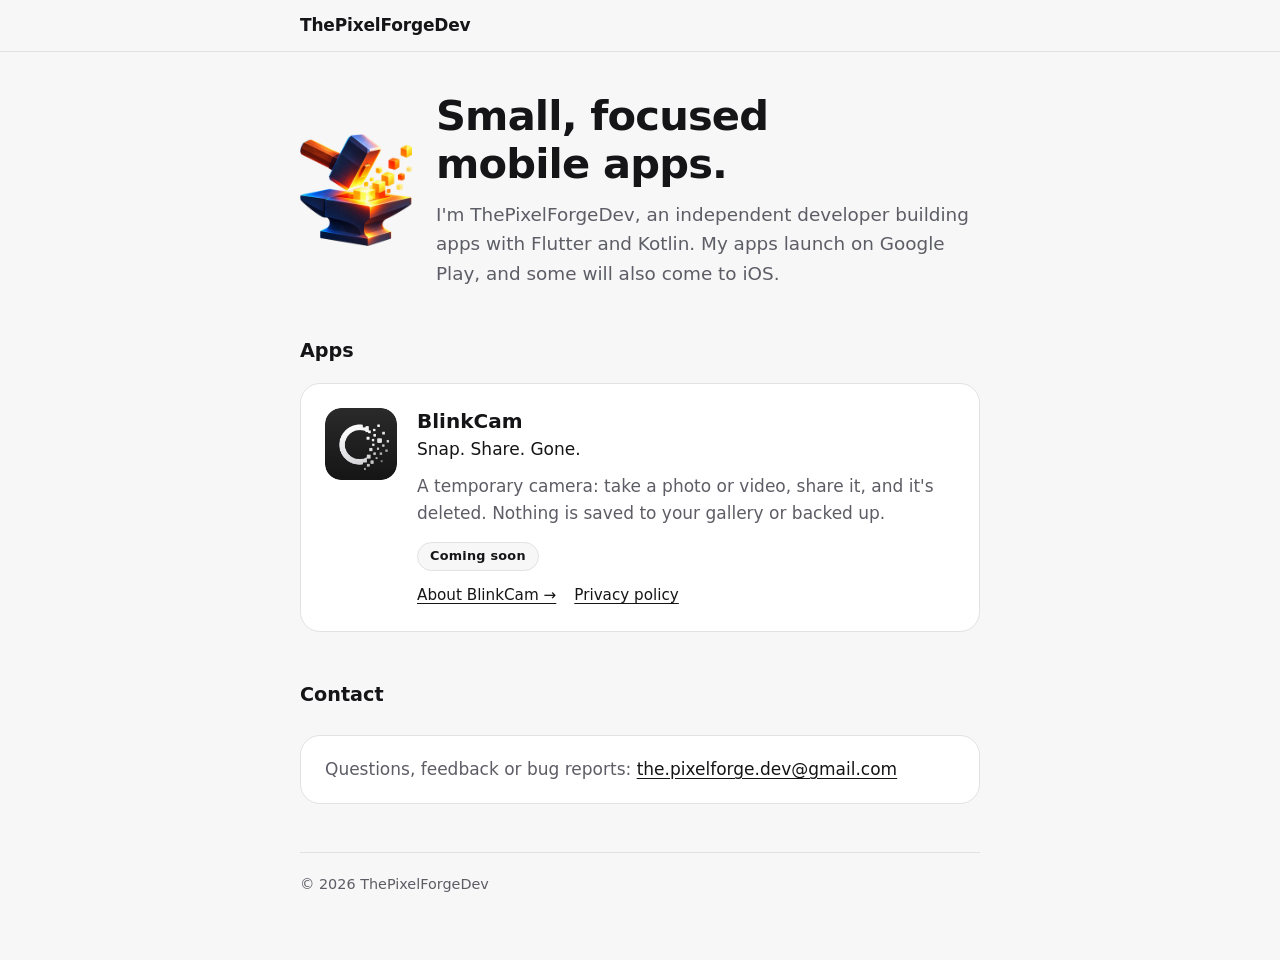
<file: index.html>
<!doctype html>
<html lang="en">
  <head>
    <meta charset="utf-8" />
    <meta name="viewport" content="width=device-width, initial-scale=1" />
    <title>ThePixelForgeDev</title>
    <meta
      name="description"
      content="ThePixelForgeDev is an independent developer building small, focused mobile apps with Flutter and Kotlin."
    />
    <link rel="icon" href="assets/favicon.png" type="image/png" />
    <link rel="apple-touch-icon" href="assets/apple-touch-icon.png" />
    <link rel="stylesheet" href="assets/site.css" />
  </head>
  <body>
    <a class="skip-link" href="#content">Skip to content</a>
    <header class="site-header">
      <div class="site-header-inner">
        <a class="wordmark" href="./" aria-current="page">
          ThePixelForgeDev
        </a>
      </div>
    </header>

    <main id="content">
      <section class="intro" aria-labelledby="intro-title">
        <img src="assets/logo.png" alt="ThePixelForgeDev logo: a hammer striking glowing pixels on an anvil" width="112" height="112" />
        <div>
          <h1 id="intro-title">Small, focused mobile apps.</h1>
          <p class="lead">
            I'm ThePixelForgeDev, an independent developer building apps with
            Flutter and Kotlin. My apps launch on Google Play, and some will
            also come to iOS.
          </p>
        </div>
      </section>

      <h2 class="section-title" id="apps">Apps</h2>
      <ul class="app-list" aria-labelledby="apps">
        <!--
          To add an app, copy one <li> block below and change the slug, icon,
          name, tagline, summary and status. See ADDING-AN-APP.md.
          Status: <span class="badge">Coming soon</span>
          Once live, replace the badge with:
          <a class="badge" href="https://play.google.com/store/apps/details?id=PACKAGE_ID">Get it on Google Play</a>
        -->
        <li>
          <article class="app-card" aria-labelledby="app-blinkcam">
            <img src="blinkcam/icon.png" alt="BlinkCam app icon" width="72" height="72" />
            <div>
              <h3 id="app-blinkcam"><a href="blinkcam/">BlinkCam</a></h3>
              <p class="tagline">Snap. Share. Gone.</p>
              <p class="summary">
                A temporary camera: take a photo or video, share it, and it's
                deleted. Nothing is saved to your gallery or backed up.
              </p>
              <span class="badge">Coming soon</span>
              <p class="links">
                <a href="blinkcam/">About BlinkCam →</a>
                <a href="blinkcam/privacy/">Privacy policy</a>
              </p>
            </div>
          </article>
        </li>
      </ul>

      <h2 class="section-title" id="contact">Contact</h2>
      <div class="card">
        <p>
          Questions, feedback or bug reports:
          <a href="mailto:the.pixelforge.dev@gmail.com">the.pixelforge.dev@gmail.com</a>
        </p>
      </div>

      <footer>© 2026 ThePixelForgeDev</footer>
    </main>
  </body>
</html>
</file>
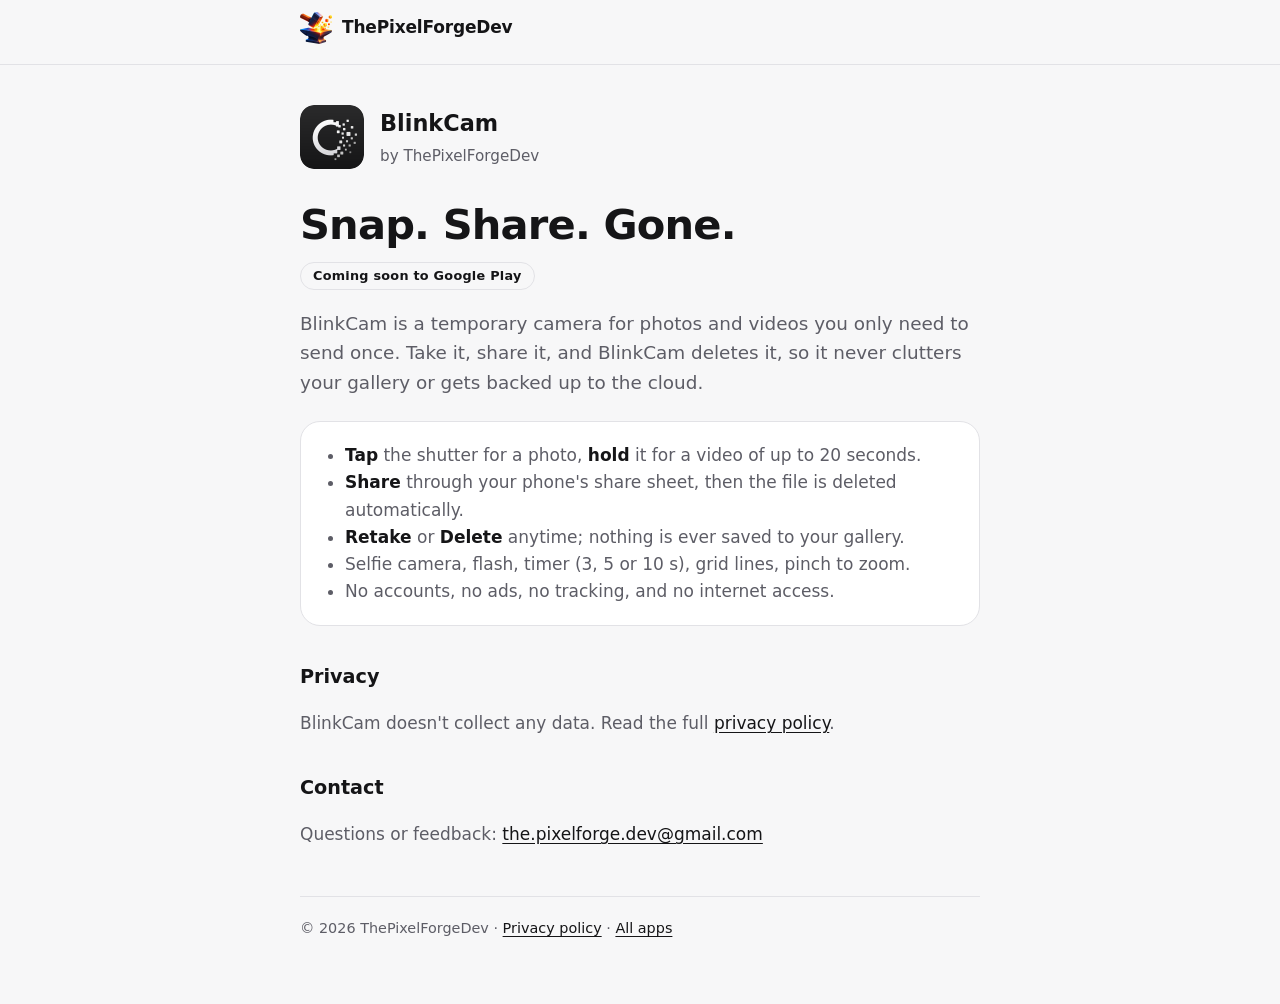
<file: blinkcam/index.html>
<!doctype html>
<html lang="en">
  <head>
    <meta charset="utf-8" />
    <meta name="viewport" content="width=device-width, initial-scale=1" />
    <title>BlinkCam</title>
    <meta
      name="description"
      content="BlinkCam is a temporary camera: snap a photo or video, share it, and it's gone. Nothing is saved to your gallery or backed up."
    />
    <link rel="icon" href="icon.png" />
    <link rel="apple-touch-icon" href="../assets/apple-touch-icon.png" />
    <link rel="stylesheet" href="../assets/site.css" />
  </head>
  <body>
    <a class="skip-link" href="#content">Skip to content</a>
    <header class="site-header">
      <div class="site-header-inner">
        <a class="wordmark" href="../">
          <img src="../assets/logo.png" alt="" width="32" height="32" />
          ThePixelForgeDev
        </a>
      </div>
    </header>

    <main id="content">
      <a class="brand" href="./" aria-current="page">
        <img src="icon.png" alt="" width="64" height="64" />
        <div>
          <strong>BlinkCam</strong>
          <span>by ThePixelForgeDev</span>
        </div>
      </a>

      <h1>Snap. Share. Gone.</h1>
      <p class="app-status"><span class="badge">Coming soon to Google Play</span></p>
      <p class="lead">
        BlinkCam is a temporary camera for photos and videos you only need to
        send once. Take it, share it, and BlinkCam deletes it, so it never
        clutters your gallery or gets backed up to the cloud.
      </p>

      <div class="card">
        <ul>
          <li><strong>Tap</strong> the shutter for a photo, <strong>hold</strong> it for a video of up to 20 seconds.</li>
          <li><strong>Share</strong> through your phone's share sheet, then the file is deleted automatically.</li>
          <li><strong>Retake</strong> or <strong>Delete</strong> anytime; nothing is ever saved to your gallery.</li>
          <li>Selfie camera, flash, timer (3, 5 or 10 s), grid lines, pinch to zoom.</li>
          <li>No accounts, no ads, no tracking, and no internet access.</li>
        </ul>
      </div>

      <h2>Privacy</h2>
      <p>
        BlinkCam doesn't collect any data. Read the full
        <a href="privacy/">privacy policy</a>.
      </p>

      <h2>Contact</h2>
      <p>
        Questions or feedback:
        <a href="mailto:the.pixelforge.dev@gmail.com">the.pixelforge.dev@gmail.com</a>
      </p>

      <footer>
        © 2026 ThePixelForgeDev ·
        <a href="privacy/">Privacy policy</a> ·
        <a href="../">All apps</a>
      </footer>
    </main>
  </body>
</html>
</file>
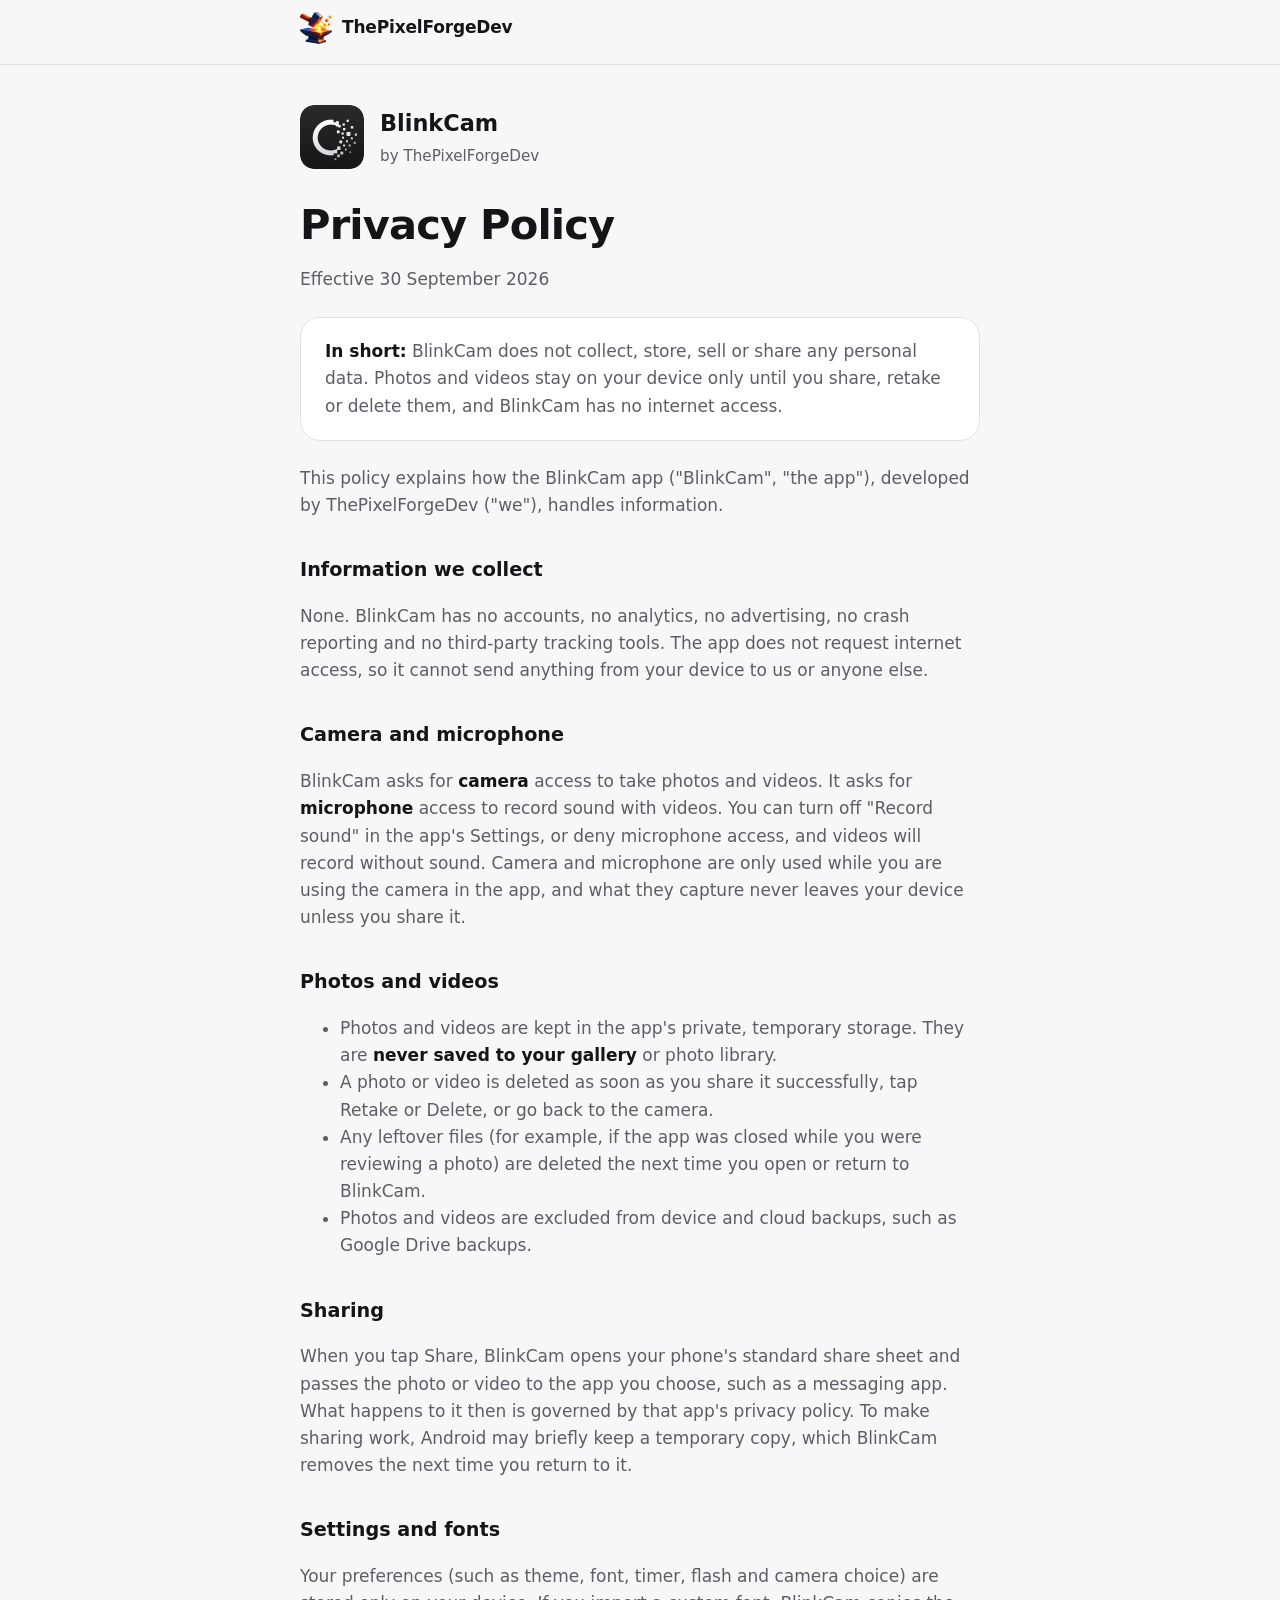
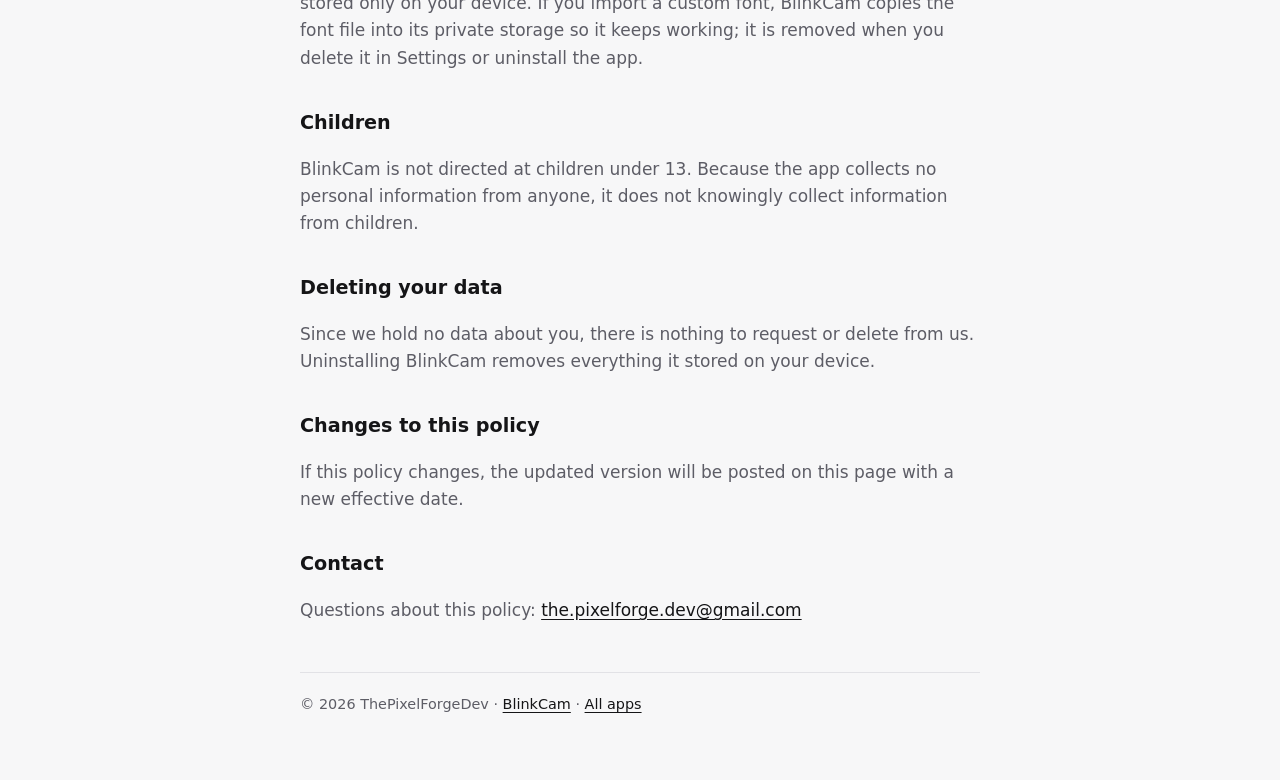
<file: blinkcam/privacy/index.html>
<!doctype html>
<html lang="en">
  <head>
    <meta charset="utf-8" />
    <meta name="viewport" content="width=device-width, initial-scale=1" />
    <title>BlinkCam Privacy Policy</title>
    <meta name="description" content="Privacy policy for the BlinkCam app by ThePixelForgeDev." />
    <link rel="icon" href="../icon.png" />
    <link rel="apple-touch-icon" href="../../assets/apple-touch-icon.png" />
    <link rel="stylesheet" href="../../assets/site.css" />
  </head>
  <body>
    <a class="skip-link" href="#content">Skip to content</a>
    <header class="site-header">
      <div class="site-header-inner">
        <a class="wordmark" href="../../">
          <img src="../../assets/logo.png" alt="" width="32" height="32" />
          ThePixelForgeDev
        </a>
      </div>
    </header>

    <main id="content">
      <a class="brand" href="../">
        <img src="../icon.png" alt="" width="64" height="64" />
        <div>
          <strong>BlinkCam</strong>
          <span>by ThePixelForgeDev</span>
        </div>
      </a>

      <h1>Privacy Policy</h1>
      <p>Effective 30 September 2026</p>

      <div class="card">
        <p>
          <strong>In short:</strong> BlinkCam does not collect, store, sell or
          share any personal data. Photos and videos stay on your device only
          until you share, retake or delete them, and BlinkCam has no internet
          access.
        </p>
      </div>

      <p>
        This policy explains how the BlinkCam app ("BlinkCam", "the app"),
        developed by ThePixelForgeDev ("we"), handles information.
      </p>

      <h2>Information we collect</h2>
      <p>
        None. BlinkCam has no accounts, no analytics, no advertising, no crash
        reporting and no third-party tracking tools. The app does not request
        internet access, so it cannot send anything from your device to us or
        anyone else.
      </p>

      <h2>Camera and microphone</h2>
      <p>
        BlinkCam asks for <strong>camera</strong> access to take photos and
        videos. It asks for <strong>microphone</strong> access to record sound
        with videos. You can turn off "Record sound" in the app's Settings, or
        deny microphone access, and videos will record without sound. Camera
        and microphone are only used while you are using the camera in the app,
        and what they capture never leaves your device unless you share it.
      </p>

      <h2>Photos and videos</h2>
      <ul>
        <li>
          Photos and videos are kept in the app's private, temporary storage.
          They are <strong>never saved to your gallery</strong> or photo
          library.
        </li>
        <li>
          A photo or video is deleted as soon as you share it successfully,
          tap Retake or Delete, or go back to the camera.
        </li>
        <li>
          Any leftover files (for example, if the app was closed while you were
          reviewing a photo) are deleted the next time you open or return to
          BlinkCam.
        </li>
        <li>
          Photos and videos are excluded from device and cloud backups, such as
          Google Drive backups.
        </li>
      </ul>

      <h2>Sharing</h2>
      <p>
        When you tap Share, BlinkCam opens your phone's standard share sheet
        and passes the photo or video to the app you choose, such as a
        messaging app. What happens to it then is governed by that app's
        privacy policy. To make sharing work, Android may briefly keep a
        temporary copy, which BlinkCam removes the next time you return to it.
      </p>

      <h2>Settings and fonts</h2>
      <p>
        Your preferences (such as theme, font, timer, flash and camera choice)
        are stored only on your device. If you import a custom font, BlinkCam
        copies the font file into its private storage so it keeps working; it
        is removed when you delete it in Settings or uninstall the app.
      </p>

      <h2>Children</h2>
      <p>
        BlinkCam is not directed at children under 13. Because the app collects
        no personal information from anyone, it does not knowingly collect
        information from children.
      </p>

      <h2>Deleting your data</h2>
      <p>
        Since we hold no data about you, there is nothing to request or delete
        from us. Uninstalling BlinkCam removes everything it stored on your
        device.
      </p>

      <h2>Changes to this policy</h2>
      <p>
        If this policy changes, the updated version will be posted on this page
        with a new effective date.
      </p>

      <h2>Contact</h2>
      <p>
        Questions about this policy:
        <a href="mailto:the.pixelforge.dev@gmail.com">the.pixelforge.dev@gmail.com</a>
      </p>

      <footer>
        © 2026 ThePixelForgeDev ·
        <a href="../">BlinkCam</a> ·
        <a href="../../">All apps</a>
      </footer>
    </main>
  </body>
</html>
</file>
<file: assets/site.css>
/* ThePixelForgeDev shared site style.
   Dark monochrome by default, light theme via prefers-color-scheme.
   No external fonts or resources. */

:root {
  --bg: #121214;
  --surface: #1c1c1f;
  --surface-hover: #232327;
  --text: #f2f2f4;
  --muted: #a5a5ad;
  --line: #2c2c31;
  --accent: #ffffff;
  --radius: 20px;
  --width: 720px;
  color-scheme: dark;
}

@media (prefers-color-scheme: light) {
  :root {
    --bg: #f7f7f8;
    --surface: #ffffff;
    --surface-hover: #f0f0f2;
    --text: #151517;
    --muted: #5d5d66;
    --line: #e2e2e6;
    --accent: #151517;
    color-scheme: light;
  }
}

* {
  box-sizing: border-box;
}

body {
  margin: 0;
  background: var(--bg);
  color: var(--text);
  font: 17px/1.6 system-ui, -apple-system, "Segoe UI", Roboto, sans-serif;
  overflow-wrap: break-word;
}

a {
  color: var(--accent);
  text-underline-offset: 3px;
}

a:focus-visible {
  outline: 2px solid var(--accent);
  outline-offset: 3px;
  border-radius: 6px;
}

img {
  max-width: 100%;
}

.skip-link {
  position: absolute;
  left: 16px;
  top: -48px;
  padding: 8px 14px;
  background: var(--surface);
  border: 1px solid var(--line);
  border-radius: 10px;
}

.skip-link:focus {
  top: 12px;
}

/* ---------- Site header ---------- */

.site-header {
  border-bottom: 1px solid var(--line);
}

.site-header-inner {
  max-width: var(--width);
  margin: 0 auto;
  padding: 12px 20px;
}

.wordmark {
  display: inline-flex;
  align-items: center;
  gap: 10px;
  color: var(--text);
  font-weight: 700;
  text-decoration: none;
  letter-spacing: -0.01em;
}

.wordmark img {
  width: 32px;
  height: 32px;
}

/* ---------- Page layout ---------- */

main {
  max-width: var(--width);
  margin: 0 auto;
  padding: 40px 20px 64px;
}

h1 {
  font-size: clamp(1.9rem, 6vw, 2.6rem);
  line-height: 1.15;
  letter-spacing: -0.02em;
  text-wrap: balance;
  margin: 0 0 12px;
}

h2 {
  font-size: 1.2rem;
  margin: 36px 0 8px;
}

p,
li {
  color: var(--muted);
}

strong {
  color: var(--text);
}

.lead {
  font-size: 1.15rem;
}

.card {
  background: var(--surface);
  border: 1px solid var(--line);
  border-radius: var(--radius);
  padding: 20px 24px;
  margin: 24px 0;
}

.card ul {
  margin: 0;
  padding-left: 20px;
}

.card > p:first-child {
  margin-top: 0;
}

.card > p:last-child {
  margin-bottom: 0;
}

/* ---------- Home: intro ---------- */

.intro {
  display: flex;
  align-items: center;
  gap: 24px;
  margin-bottom: 8px;
}

.intro img {
  flex: none;
  width: 112px;
  height: 112px;
}

.intro p {
  margin: 0;
}

@media (max-width: 520px) {
  .intro {
    flex-direction: column;
    align-items: flex-start;
    gap: 16px;
  }

  .intro img {
    width: 88px;
    height: 88px;
  }
}

.section-title {
  margin-top: 48px;
}

/* ---------- Home: app cards ---------- */

.app-list {
  display: grid;
  grid-template-columns: repeat(auto-fit, minmax(280px, 1fr));
  gap: 16px;
  margin: 16px 0 0;
  padding: 0;
  list-style: none;
}

.app-card {
  display: flex;
  gap: 20px;
  height: 100%;
  background: var(--surface);
  border: 1px solid var(--line);
  border-radius: var(--radius);
  padding: 24px;
  color: var(--text);
  transition: background-color 0.15s, border-color 0.15s;
}

.app-card:hover,
.app-card:focus-within {
  background: var(--surface-hover);
  border-color: var(--muted);
}

.app-card > img {
  flex: none;
  width: 72px;
  height: 72px;
  border-radius: 16px;
}

.app-card h3 {
  margin: 0;
  font-size: 1.25rem;
  line-height: 1.3;
}

.app-card h3 a {
  color: inherit;
  text-decoration: none;
}

.app-card h3 a:hover {
  text-decoration: underline;
}

.app-card .tagline {
  margin: 2px 0 10px;
  color: var(--text);
  font-weight: 500;
}

.app-card .summary {
  margin: 0 0 14px;
}

.app-card .links {
  display: flex;
  flex-wrap: wrap;
  gap: 6px 18px;
  margin: 12px 0 0;
  font-size: 0.95rem;
}

@media (max-width: 420px) {
  .app-card {
    flex-direction: column;
    gap: 14px;
    padding: 20px;
  }

  .app-card > img {
    width: 64px;
    height: 64px;
  }
}

/* Status badge: "Coming soon", later replaced by a store link. */
.badge {
  display: inline-block;
  padding: 3px 12px;
  border: 1px solid var(--line);
  border-radius: 999px;
  background: var(--bg);
  color: var(--text);
  font-size: 0.8rem;
  font-weight: 600;
  letter-spacing: 0.02em;
  line-height: 1.6;
}

/* ---------- App pages ---------- */

.brand {
  display: flex;
  align-items: center;
  gap: 16px;
  margin-bottom: 32px;
  color: inherit;
  text-decoration: none;
}

.brand img {
  width: 64px;
  height: 64px;
  border-radius: 14px;
}

.brand strong {
  display: block;
  font-size: 1.4rem;
}

.brand span {
  color: var(--muted);
  font-size: 0.95rem;
}

.app-status {
  margin: 0 0 16px;
}

/* ---------- Footer ---------- */

footer {
  margin-top: 48px;
  padding-top: 20px;
  border-top: 1px solid var(--line);
  color: var(--muted);
  font-size: 0.9rem;
}

footer a {
  white-space: nowrap;
}

@media (prefers-reduced-motion: reduce) {
  .app-card {
    transition: none;
  }
}
</file>
